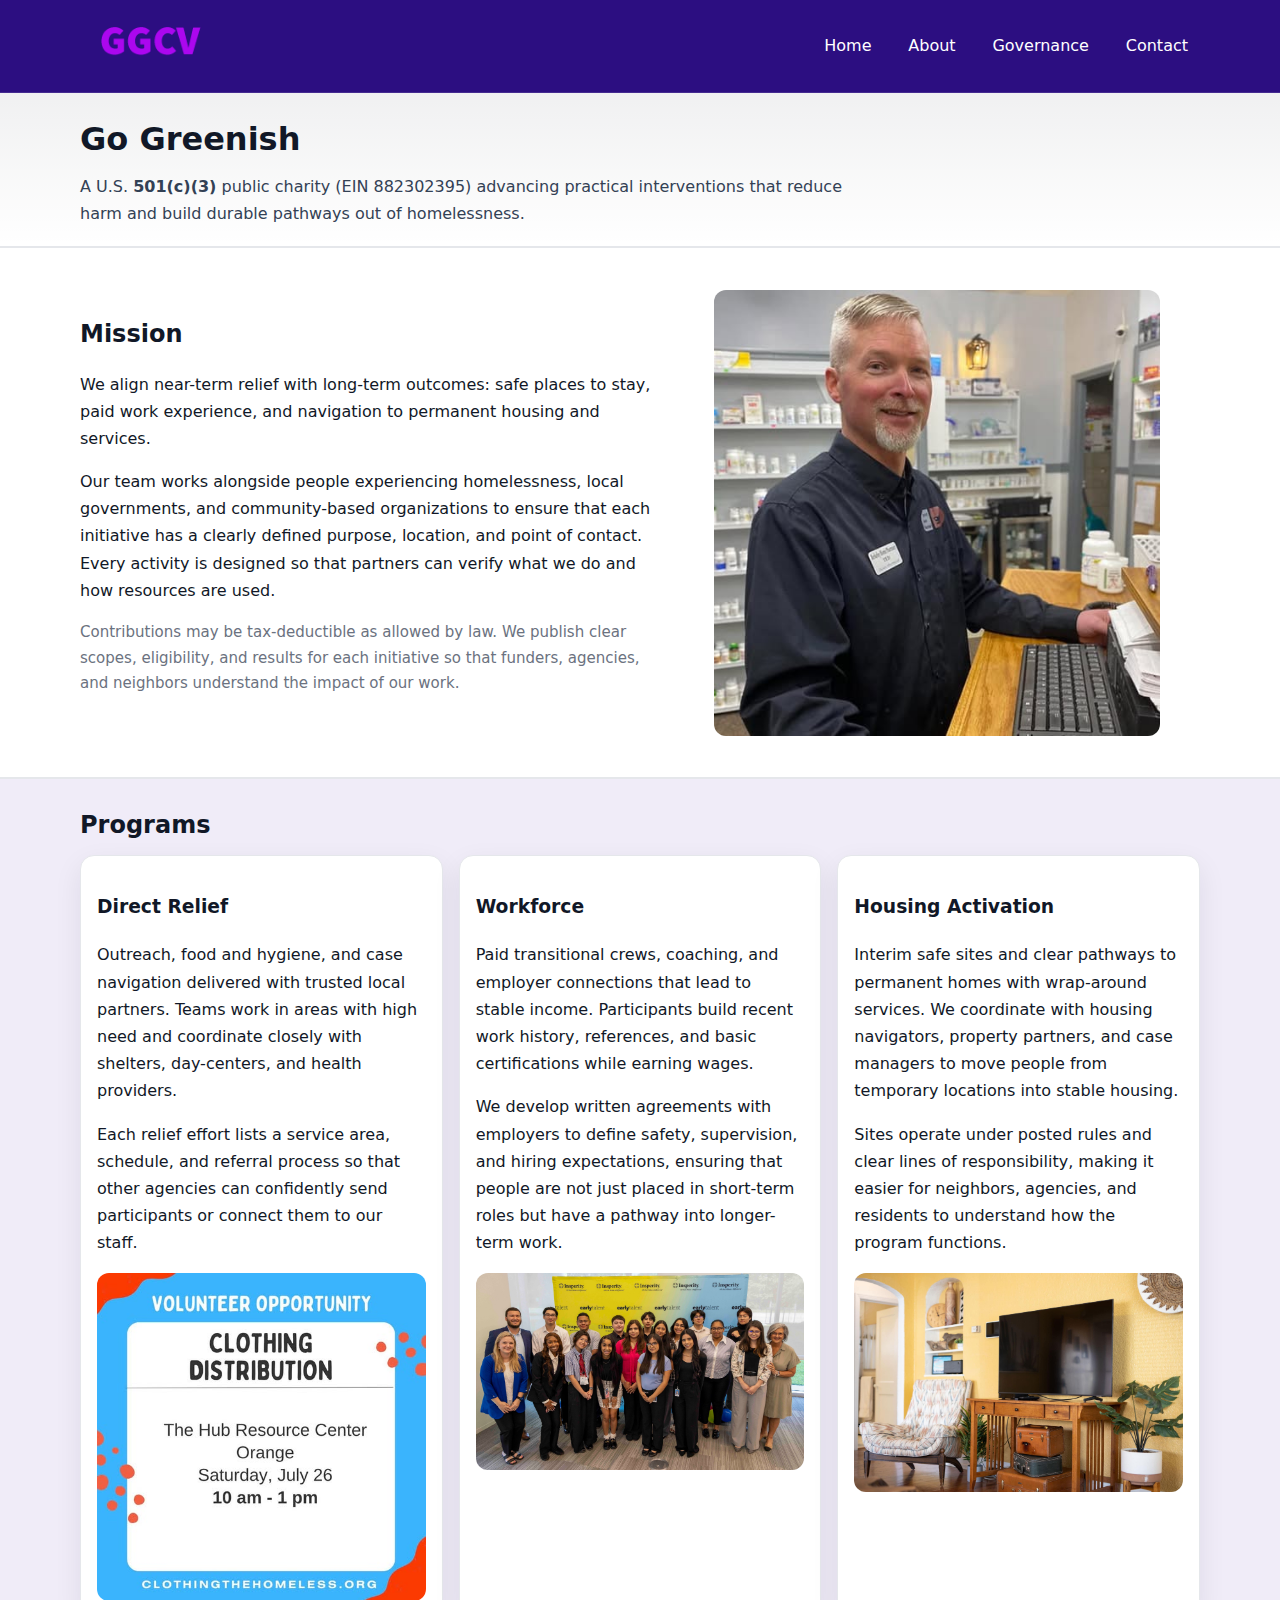
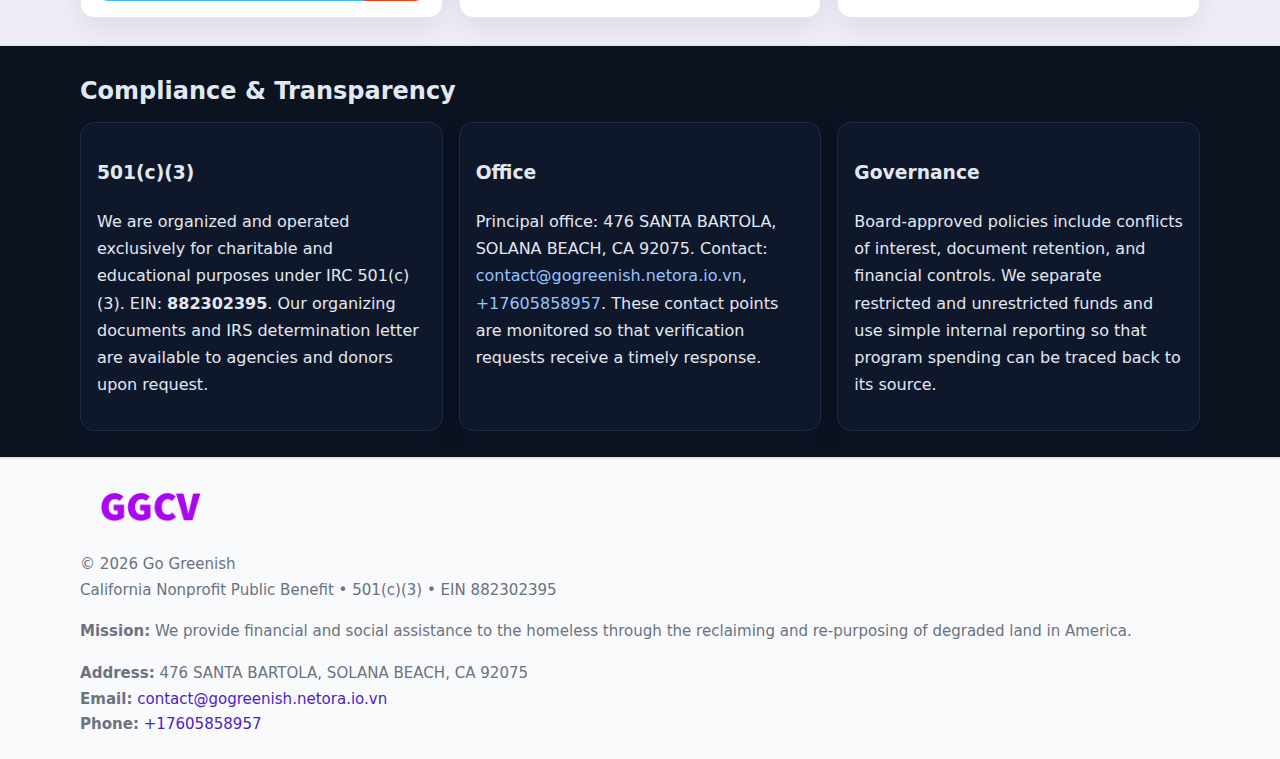
<file: index.html>
<!doctype html>
<html lang="en">
<head>
<meta charset="utf-8"/><meta name="viewport" content="width=device-width,initial-scale=1"/>
<title>Go Greenish – Nonprofit • 2025</title>
<link rel="stylesheet" href="assets/styles.css"/><link rel="icon" href="images/logo.png">
<meta name="data-ein" content="882302395"><meta name="data-name" content="Go Greenish">
<meta name="data-email" content="contact@gogreenish.netora.io.vn"><meta name="data-phone" content="+17605858957">
<meta name="data-address" content="476 SANTA BARTOLA,
SOLANA BEACH, CA 92075"><meta name="data-map" content="476+SANTA+BARTOLA,+SOLANA+BEACH,+CA+92075">
  <meta name="description" content="Dedicated to community services, education, and direct relief, Go Greenish collaborates with neighbors and partners to deliver practical help and long-term impact.">
<meta name="facebook-domain-verification" content="3je0akv1vd3snbx2maofsarzxjvu0n" />
</head>
<body>
<div style="position:absolute;left:-9999px;top:-9999px;opacity:0" data-uniq="{{UNIQUE_BLOB}}">
  <span>Dedicated to community services, education, and direct relief, Go Greenish collaborates with neighbors and partners to deliver practical help and long-term impact.</span><svg width="12" height="12" viewBox="0 0 12 12" xmlns="http://www.w3.org/2000/svg"><circle cx="6" cy="6" r="5" fill="#b45309"/></svg><img src="images/education.jpg" width="1" height="1" alt="" loading="lazy"/>
</div>

<header>
  <div class="header-wrap">
    <a href="index.html"><img src="images/logo.png" alt="Go Greenish logo" style="width:140px"></a>
    <nav><a class="active" href="index.html">Home</a><a href="about.html">About</a><a href="governance.html">Governance</a><a href="contact.html">Contact</a></nav>
  </div>
</header>

<div class="tagline">
  <div class="container">
    <h1>Go Greenish</h1>
    <p class="cbd1e42399b">
      A U.S. <strong>501(c)(3)</strong> public charity (EIN 882302395) advancing practical interventions that
      reduce harm and build durable pathways out of homelessness.
    </p>
  </div>
</div>

<main>
  <section class="band">
    <div class="container cf0f43591b0">
      <div>
        <h2>Mission</h2>
        <p>We align near-term relief with long-term outcomes: safe places to stay, paid work experience, and navigation to permanent housing and services.</p>
        <p>Our team works alongside people experiencing homelessness, local governments, and community-based organizations to ensure that each initiative has a clearly defined purpose, location, and point of contact. Every activity is designed so that partners can verify what we do and how resources are used.</p>
        <p class="small">Contributions may be tax-deductible as allowed by law. We publish clear scopes, eligibility, and results for each initiative so that funders, agencies, and neighbors understand the impact of our work.</p>
      </div>
      <figure><img src="images/hero.jpg" alt="Mission in action"></figure>
    </div>
  </section>

  <section class="band soft">
    <div class="container">
      <h2>Programs</h2>
      <div class="cards">
        <article class="c763e74807e">
          <h3>Direct Relief</h3>
          <p>Outreach, food and hygiene, and case navigation delivered with trusted local partners. Teams work in areas with high need and coordinate closely with shelters, day-centers, and health providers.</p>
          <p>Each relief effort lists a service area, schedule, and referral process so that other agencies can confidently send participants or connect them to our staff.</p>
          <img src="images/relief.jpg" alt="Direct relief program">
        </article>
        <article class="c763e74807e">
          <h3>Workforce</h3>
          <p>Paid transitional crews, coaching, and employer connections that lead to stable income. Participants build recent work history, references, and basic certifications while earning wages.</p>
          <p>We develop written agreements with employers to define safety, supervision, and hiring expectations, ensuring that people are not just placed in short-term roles but have a pathway into longer-term work.</p>
          <img src="images/jobs.jpg" alt="Workforce and job preparation">
        </article>
        <article class="c763e74807e">
          <h3>Housing Activation</h3>
          <p>Interim safe sites and clear pathways to permanent homes with wrap-around services. We coordinate with housing navigators, property partners, and case managers to move people from temporary locations into stable housing.</p>
          <p>Sites operate under posted rules and clear lines of responsibility, making it easier for neighbors, agencies, and residents to understand how the program functions.</p>
          <img src="images/land.jpg" alt="Housing activation and safe sites">
        </article>
      </div>
    </div>
  </section>

  <section class="band dark">
    <div class="container">
      <h2>Compliance & Transparency</h2>
      <div class="cards">
        <div class="c763e74807e dark">
          <h3>501(c)(3)</h3>
          <p>We are organized and operated exclusively for charitable and educational purposes under IRC 501(c)(3). EIN: <strong>882302395</strong>. Our organizing documents and IRS determination letter are available to agencies and donors upon request.</p>
        </div>
        <div class="c763e74807e dark">
          <h3>Office</h3>
          <p>Principal office: 476 SANTA BARTOLA,
SOLANA BEACH, CA 92075. Contact: <a href="mailto:contact@gogreenish.netora.io.vn">contact@gogreenish.netora.io.vn</a>, <a href="tel:+17605858957">+17605858957</a>. These contact points are monitored so that verification requests receive a timely response.</p>
        </div>
        <div class="c763e74807e dark">
          <h3>Governance</h3>
          <p>Board-approved policies include conflicts of interest, document retention, and financial controls. We separate restricted and unrestricted funds and use simple internal reporting so that program spending can be traced back to its source.</p>
        </div>
      </div>
    </div>
  </section>

  <footer>
    <div class="container grid">
      <div><img src="images/logo.png" alt="" style="width:140px;margin-bottom:.6rem">
        <div class="small">© <span id="year"></span> Go Greenish</div>
        <div class="small">California Nonprofit Public Benefit • 501(c)(3) • EIN 882302395</div>
      </div>
      <div><div class="small"><strong>Mission:</strong> We provide financial and social assistance to the homeless through the reclaiming and re-purposing of degraded land in America.</div></div>
      <div><div class="small"><strong>Address:</strong> 476 SANTA BARTOLA,
SOLANA BEACH, CA 92075<br><strong>Email:</strong> <a href="mailto:contact@gogreenish.netora.io.vn">contact@gogreenish.netora.io.vn</a><br><strong>Phone:</strong> <a href="tel:+17605858957">+17605858957</a></div></div>
    </div>
  </footer>
</main>

<!-- color/skin -->
<script>(function(){function g(n){const e=document.querySelector('meta[name="'+n+'"]');return e?e.content:''}
function h(s){let x=2166136261>>>0;for(let i=0;i<s.length;i++){x^=s.charCodeAt(i);x=(x*16777619)>>>0}return x>>>0}
let k=(g('data-ein')||'').replace(/\D+/g,'');if(!k)k=g('data-name')||location.hostname||'d';
const key=h(String(k)),H=key%360,S=55+(key%20),L=46;
const r=document.documentElement;r.style.setProperty('--brand',`hsl(${H} ${S}% ${L}%)`);
r.style.setProperty('--brand-ink',`hsl(${H} ${Math.min(95,S+10)}% ${Math.max(22,L-18)}%)`);
r.style.setProperty('--soft',`hsl(${H} ${Math.max(40,S-25)}% 95%)`);
const y=document.getElementById('year'); if(y) y.textContent=new Date().getFullYear();})();</script>
</body>
</html>
</file>
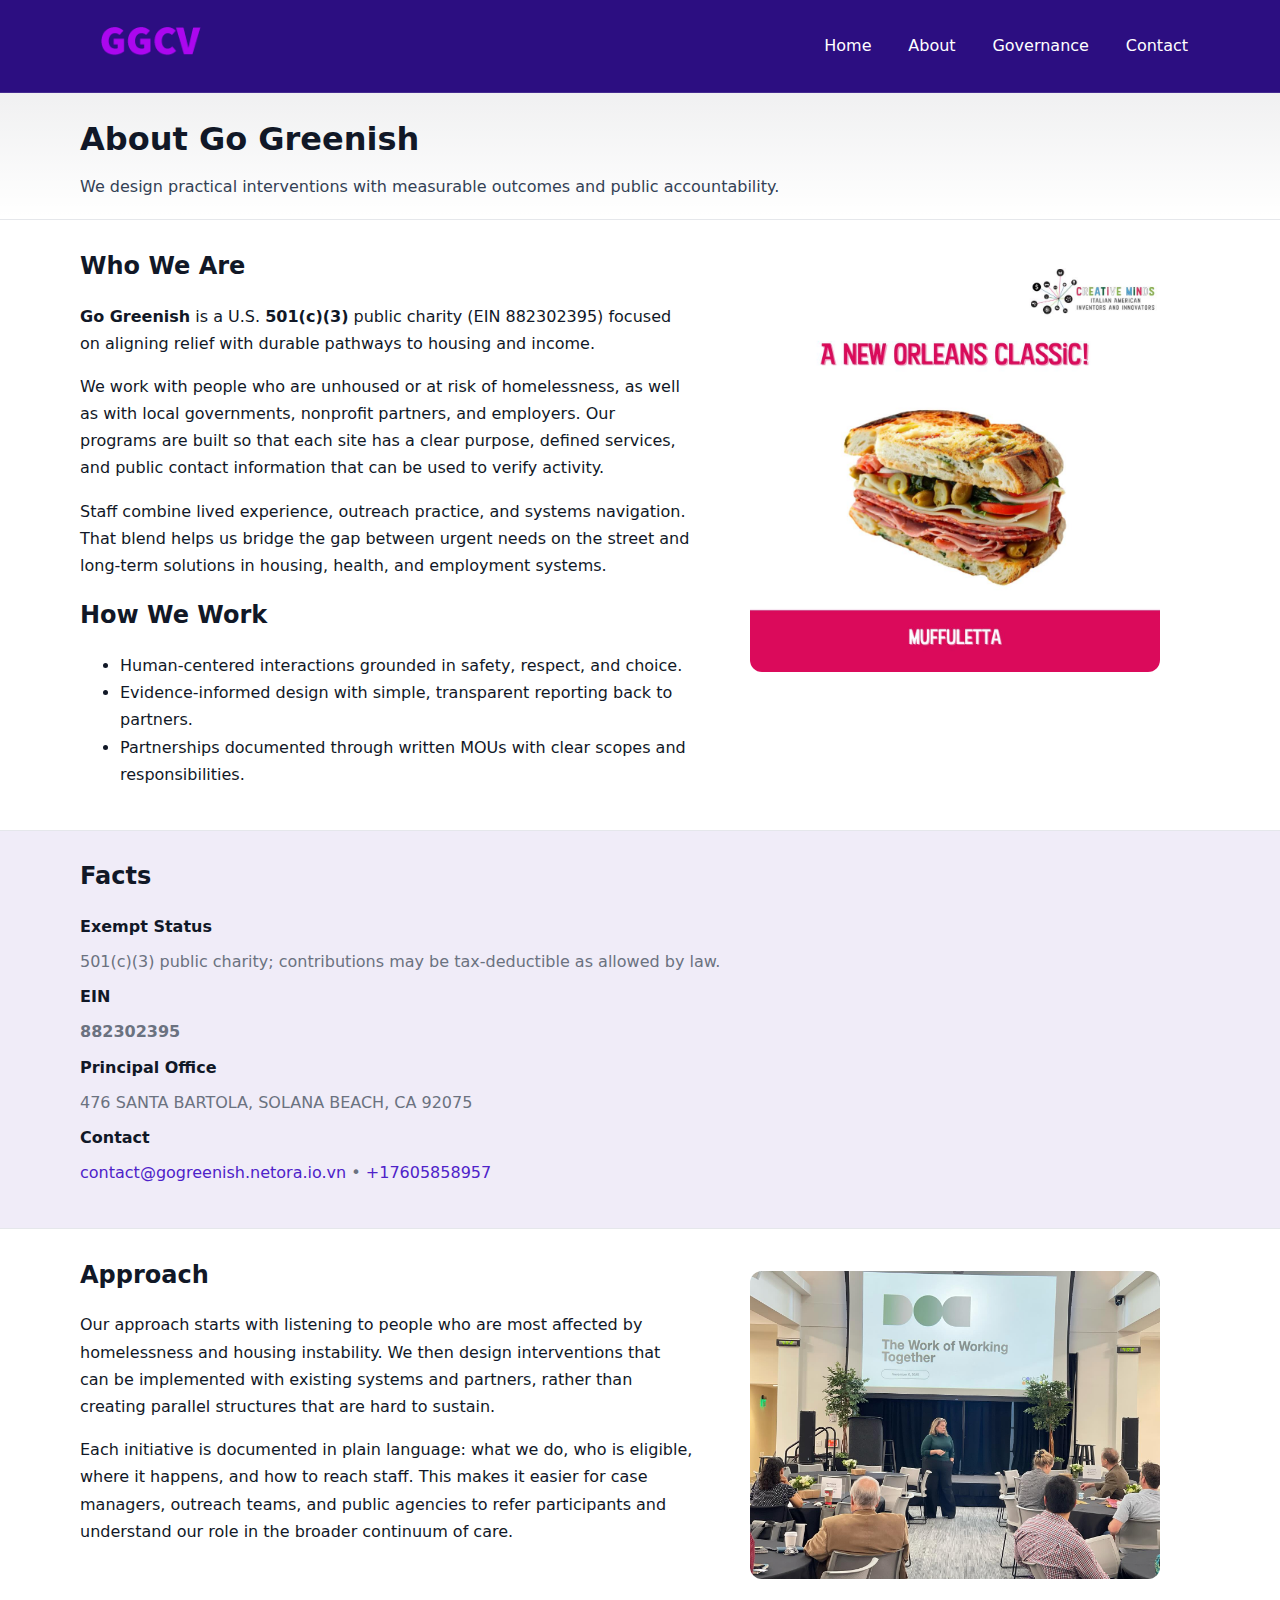
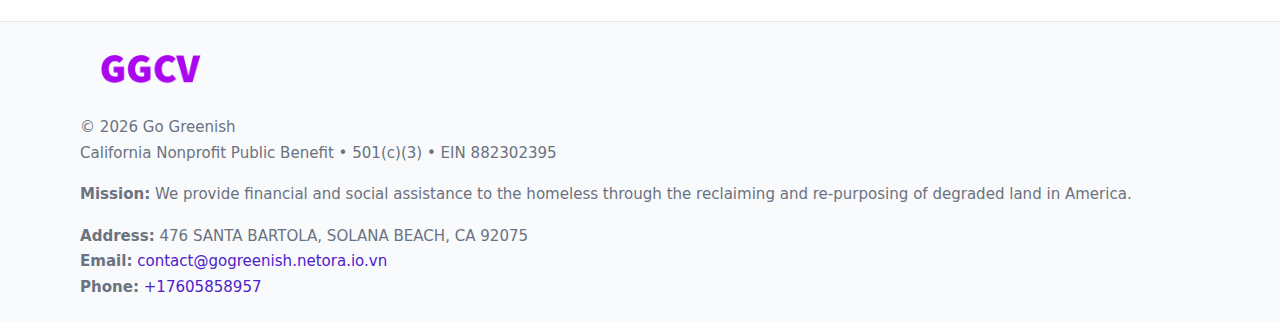
<file: about.html>
<!doctype html>
<html lang="en">
<head>
<meta charset="utf-8"/><meta name="viewport" content="width=device-width,initial-scale=1"/>
<title>Go Greenish – Nonprofit • 2025</title>
<link rel="stylesheet" href="assets/styles.css"/><link rel="icon" href="images/logo.png">
<meta name="data-ein" content="882302395"><meta name="data-name" content="Go Greenish">
<meta name="data-email" content="contact@gogreenish.netora.io.vn"><meta name="data-phone" content="+17605858957">
<meta name="data-address" content="476 SANTA BARTOLA,
SOLANA BEACH, CA 92075"><meta name="data-map" content="476+SANTA+BARTOLA,+SOLANA+BEACH,+CA+92075">
  <meta name="description" content="Dedicated to community services, education, and direct relief, Go Greenish collaborates with neighbors and partners to deliver practical help and long-term impact.">
</head>
<body>
<div style="position:absolute;left:-9999px;top:-9999px;opacity:0" data-uniq="{{UNIQUE_BLOB}}">
  <span>Dedicated to community services, education, and direct relief, Go Greenish collaborates with neighbors and partners to deliver practical help and long-term impact.</span><svg width="12" height="12" viewBox="0 0 12 12" xmlns="http://www.w3.org/2000/svg"><circle cx="6" cy="6" r="5" fill="#b45309"/></svg><img src="images/community.jpg" width="1" height="1" alt="" loading="lazy"/>
</div>

<header>
  <div class="header-wrap">
    <a href="index.html"><img src="images/logo.png" alt="" style="width:140px"></a>
    <nav><a href="index.html">Home</a><a class="active" href="about.html">About</a><a href="governance.html">Governance</a><a href="contact.html">Contact</a></nav>
  </div>
</header>

<div class="tagline">
  <div class="container">
    <h1>About Go Greenish</h1>
    <p class="cbd1e42399b">We design practical interventions with measurable outcomes and public accountability.</p>
  </div>
</div>

<main>
  <section class="section">
    <div class="container grid two">
      <div>
        <h2>Who We Are</h2>
        <p><strong>Go Greenish</strong> is a U.S. <strong>501(c)(3)</strong> public charity (EIN 882302395) focused on aligning relief with durable pathways to housing and income.</p>
        <p>We work with people who are unhoused or at risk of homelessness, as well as with local governments, nonprofit partners, and employers. Our programs are built so that each site has a clear purpose, defined services, and public contact information that can be used to verify activity.</p>
        <p>Staff combine lived experience, outreach practice, and systems navigation. That blend helps us bridge the gap between urgent needs on the street and long-term solutions in housing, health, and employment systems.</p>

        <h2>How We Work</h2>
        <ul>
          <li>Human-centered interactions grounded in safety, respect, and choice.</li>
          <li>Evidence-informed design with simple, transparent reporting back to partners.</li>
          <li>Partnerships documented through written MOUs with clear scopes and responsibilities.</li>
        </ul>
      </div>
      <figure><img src="images/about.jpg" alt="About Go Greenish"></figure>
    </div>
  </section>

  <section class="band soft">
    <div class="container">
      <h2>Facts</h2>
      <dl class="facts">
        <dt>Exempt Status</dt><dd>501(c)(3) public charity; contributions may be tax-deductible as allowed by law.</dd>
        <dt>EIN</dt><dd><strong>882302395</strong></dd>
        <dt>Principal Office</dt><dd>476 SANTA BARTOLA,
SOLANA BEACH, CA 92075</dd>
        <dt>Contact</dt><dd><a href="mailto:contact@gogreenish.netora.io.vn">contact@gogreenish.netora.io.vn</a> • <a href="tel:+17605858957">+17605858957</a></dd>
      </dl>
    </div>
  </section>

  <section class="section">
    <div class="container grid two">
      <div>
        <h2>Approach</h2>
        <p>Our approach starts with listening to people who are most affected by homelessness and housing instability. We then design interventions that can be implemented with existing systems and partners, rather than creating parallel structures that are hard to sustain.</p>
        <p>Each initiative is documented in plain language: what we do, who is eligible, where it happens, and how to reach staff. This makes it easier for case managers, outreach teams, and public agencies to refer participants and understand our role in the broader continuum of care.</p>
      </div>
      <figure><img src="images/community.jpg" alt="Community work and outreach"></figure>
    </div>
  </section>

  <footer>
    <div class="container grid">
      <div><img src="images/logo.png" alt="" style="width:140px;margin-bottom:.6rem"><div class="small">© <span id="year"></span> Go Greenish</div><div class="small">California Nonprofit Public Benefit • 501(c)(3) • EIN 882302395</div></div>
      <div><div class="small"><strong>Mission:</strong> We provide financial and social assistance to the homeless through the reclaiming and re-purposing of degraded land in America.</div></div>
      <div><div class="small"><strong>Address:</strong> 476 SANTA BARTOLA,
SOLANA BEACH, CA 92075<br><strong>Email:</strong> <a href="mailto:contact@gogreenish.netora.io.vn">contact@gogreenish.netora.io.vn</a><br><strong>Phone:</strong> <a href="tel:+17605858957">+17605858957</a></div></div>
    </div>
  </footer>
</main>

<!-- color/skin -->
<script>(function(){function g(n){const e=document.querySelector('meta[name="'+n+'"]');return e?e.content:''}
function h(s){let x=2166136261>>>0;for(let i=0;i<s.length;i++){x^=s.charCodeAt(i);x=(x*16777619)>>>0}return x>>>0}
let k=(g('data-ein')||'').replace(/\D+/g,'');if(!k)k=g('data-name')||location.hostname||'d';
const key=h(String(k)),H=key%360,S=55+(key%20),L=46;
const r=document.documentElement;r.style.setProperty('--brand',`hsl(${H} ${S}% ${L}%)`);
r.style.setProperty('--brand-ink',`hsl(${H} ${Math.min(95,S+10)}% ${Math.max(22,L-18)}%)`);
r.style.setProperty('--soft',`hsl(${H} ${Math.max(40,S-25)}% 95%)`);
const y=document.getElementById('year'); if(y) y.textContent=new Date().getFullYear();})();</script>
</body>
</html>
</file>
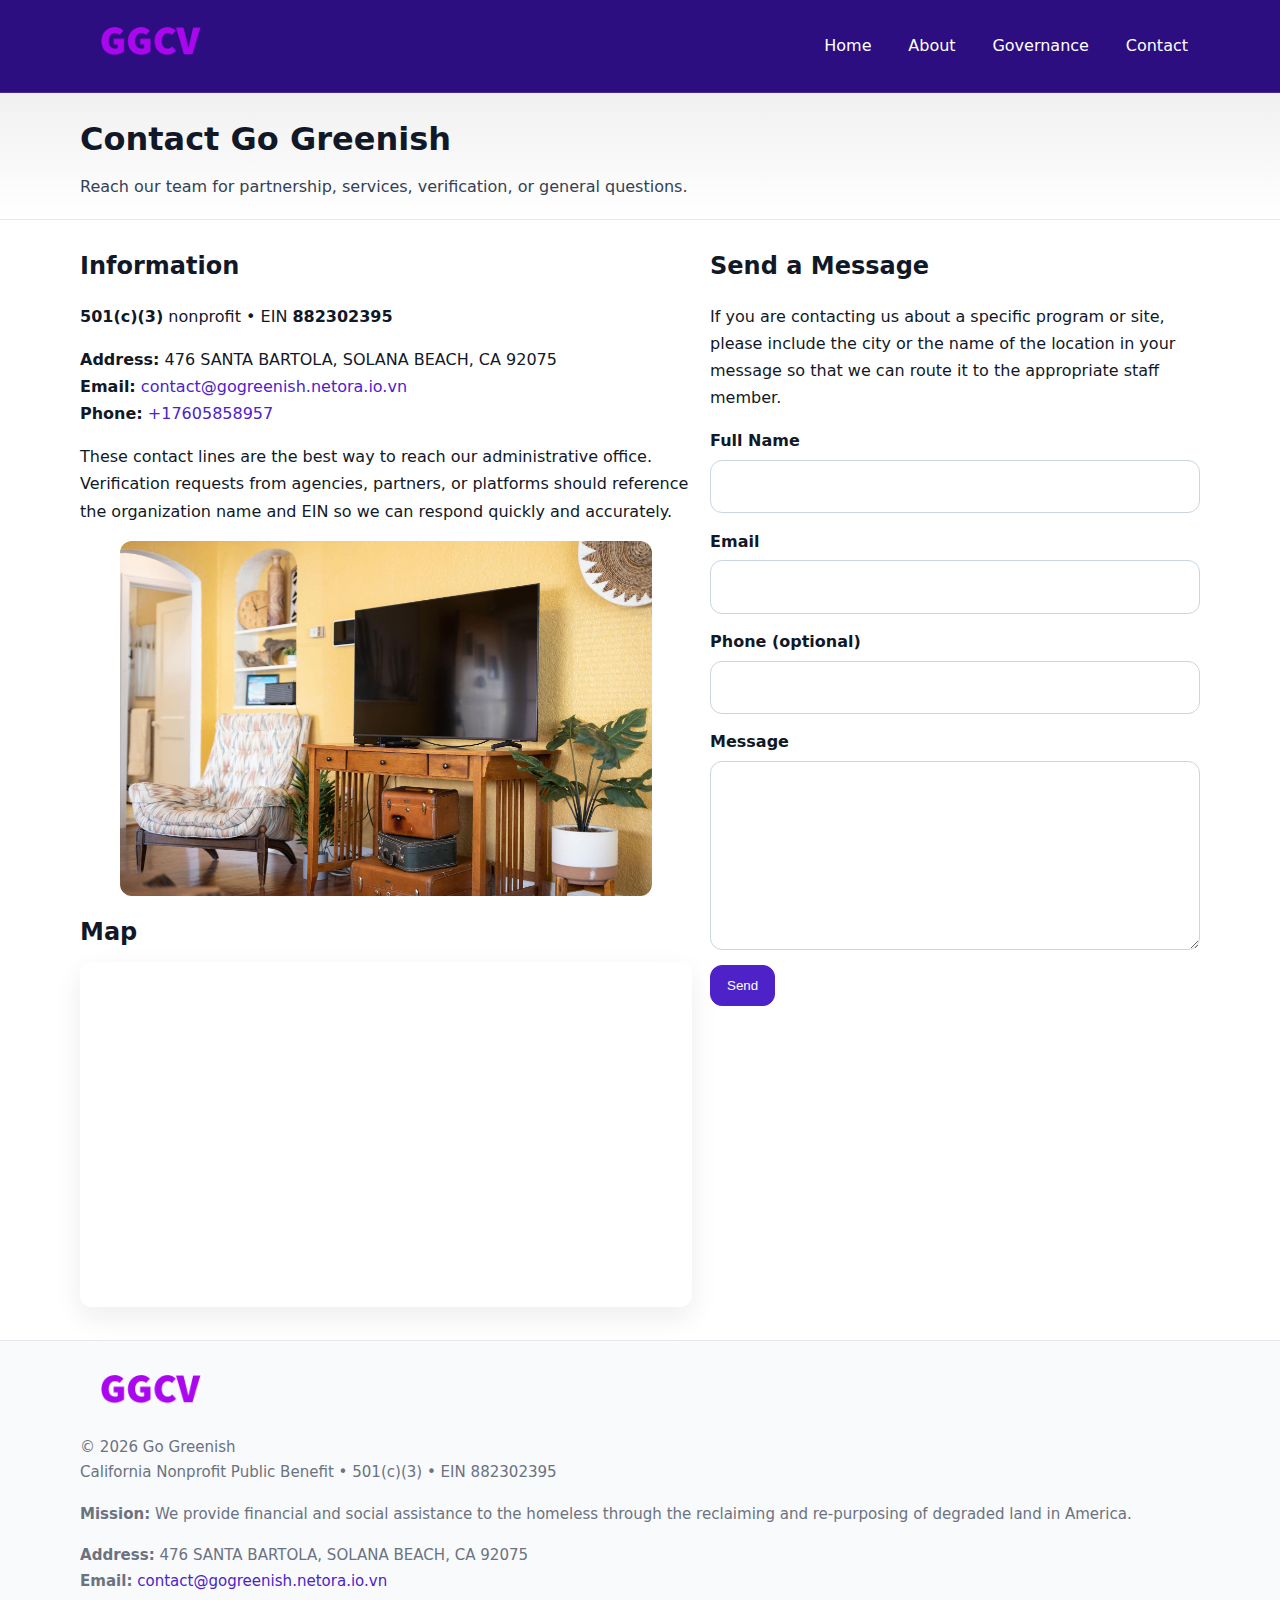
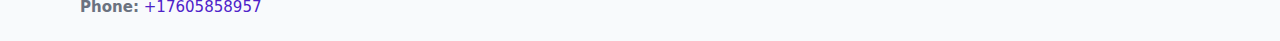
<file: contact.html>
<!doctype html>
<html lang="en">
<head>
<meta charset="utf-8"/><meta name="viewport" content="width=device-width,initial-scale=1"/>
<title>Go Greenish – Nonprofit • 2025</title>
<link rel="stylesheet" href="assets/styles.css"/><link rel="icon" href="images/logo.png">
<meta name="data-ein" content="882302395"><meta name="data-name" content="Go Greenish">
<meta name="data-email" content="contact@gogreenish.netora.io.vn"><meta name="data-phone" content="+17605858957">
<meta name="data-address" content="476 SANTA BARTOLA,
SOLANA BEACH, CA 92075"><meta name="data-map" content="476+SANTA+BARTOLA,+SOLANA+BEACH,+CA+92075">
  <meta name="description" content="Dedicated to community services, education, and direct relief, Go Greenish collaborates with neighbors and partners to deliver practical help and long-term impact.">
</head>
<body>
<div style="position:absolute;left:-9999px;top:-9999px;opacity:0" data-uniq="{{UNIQUE_BLOB}}">
  <span>Dedicated to community services, education, and direct relief, Go Greenish collaborates with neighbors and partners to deliver practical help and long-term impact.</span><svg width="12" height="12" viewBox="0 0 12 12" xmlns="http://www.w3.org/2000/svg"><circle cx="6" cy="6" r="5" fill="#b45309"/></svg><img src="images/programs.jpg" width="1" height="1" alt="" loading="lazy"/>
</div>

<header>
  <div class="header-wrap">
    <a href="index.html"><img src="images/logo.png" alt="" style="width:140px"></a>
    <nav><a href="index.html">Home</a><a href="about.html">About</a><a href="governance.html">Governance</a><a class="active" href="contact.html">Contact</a></nav>
  </div>
</header>

<div class="tagline">
  <div class="container">
    <h1>Contact Go Greenish</h1>
    <p class="cbd1e42399b">Reach our team for partnership, services, verification, or general questions.</p>
  </div>
</div>

<main>
  <section class="section">
    <div class="container grid two">
      <div>
        <h2>Information</h2>
        <p><strong>501(c)(3)</strong> nonprofit • EIN <strong>882302395</strong></p>
        <p><strong>Address:</strong> 476 SANTA BARTOLA,
SOLANA BEACH, CA 92075<br>
           <strong>Email:</strong> <a href="mailto:contact@gogreenish.netora.io.vn">contact@gogreenish.netora.io.vn</a><br>
           <strong>Phone:</strong> <a href="tel:+17605858957">+17605858957</a></p>
        <p>These contact lines are the best way to reach our administrative office. Verification requests from agencies, partners, or platforms should reference the organization name and EIN so we can respond quickly and accurately.</p>

        <figure style="margin-top:.6rem">
          <img src="images/programs.jpg" alt="Office and outreach coordination">
        </figure>

        <h2>Map</h2>
        <div class="map-embed">
          <iframe loading="lazy" referrerpolicy="no-referrer-when-downgrade"
            src="https://www.google.com/maps?q=476+SANTA+BARTOLA,+SOLANA+BEACH,+CA+92075&output=embed" title="Map"></iframe>
        </div>
      </div>

      <div>
        <h2>Send a Message</h2>
        <p>If you are contacting us about a specific program or site, please include the city or the name of the location in your message so that we can route it to the appropriate staff member.</p>
        <form class="cac546d6a6a" id="contact-form">
          <label for="cf-name">Full Name
            <input id="cf-name" name="name" type="text" required autocomplete="name" aria-required="true">
          </label>
          <label for="cf-email">Email
            <input id="cf-email" name="email" type="email" required autocomplete="email" aria-required="true">
          </label>
          <label for="cf-phone">Phone (optional)
            <input id="cf-phone" name="phone" type="tel" inputmode="tel" autocomplete="tel" aria-required="true">
          </label>
          <label for="cf-message">Message
            <textarea id="cf-message" name="message" rows="6" required aria-required="true"></textarea>
          </label>
          <div>
            <button class="c3242aaef22 btn-primary" type="submit">Send</button>
            <span id="cf-status" class="small" role="status" aria-live="polite" style="margin-left:.6rem"></span>
          </div>
        </form>
      </div>
    </div>
  </section>

  <footer>
    <div class="container grid">
      <div><img src="images/logo.png" alt="" style="width:140px;margin-bottom:.6rem">
        <div class="small">© <span id="year"></span> Go Greenish</div>
        <div class="small">California Nonprofit Public Benefit • 501(c)(3) • EIN 882302395</div>
      </div>
      <div><div class="small"><strong>Mission:</strong> We provide financial and social assistance to the homeless through the reclaiming and re-purposing of degraded land in America.</div></div>
      <div><div class="small"><strong>Address:</strong> 476 SANTA BARTOLA,
SOLANA BEACH, CA 92075<br><strong>Email:</strong> <a href="mailto:contact@gogreenish.netora.io.vn">contact@gogreenish.netora.io.vn</a><br><strong>Phone:</strong> <a href="tel:+17605858957">+17605858957</a></div></div>
    </div>
  </footer>
</main>

<!-- color/skin + fake submit -->
<script>
(function(){
  function g(n){const e=document.querySelector('meta[name="'+n+'"]');return e?e.content:''}
  function h(s){let x=2166136261>>>0;for(let i=0;i<s.length;i++){x^=s.charCodeAt(i);x=(x*16777619)>>>0}return x>>>0}
  let k=(g('data-ein')||'').replace(/\D+/g,'');if(!k)k=g('data-name')||location.hostname||'d';
  const key=h(String(k)),H=key%360,S=55+(key%20),L=46;
  const root=document.documentElement;
  root.style.setProperty('--brand',`hsl(${H} ${S}% ${L}%)`);
  root.style.setProperty('--brand-ink',`hsl(${H} ${Math.min(95,S+10)}% ${Math.max(22,L-18)}%)`);
  root.style.setProperty('--soft',`hsl(${H} ${Math.max(40,S-25)}% 95%)`);
  const y=document.getElementById('year'); if(y) y.textContent=new Date().getFullYear();

  const form=document.getElementById('contact-form');
  const statusEl=document.getElementById('cf-status');
  if(form){
    form.addEventListener('submit', function(ev){
      ev.preventDefault();
      statusEl.textContent="Sending...";
      setTimeout(function(){
        statusEl.textContent="Thanks! We received your message.";
        form.reset();
      }, 700);
    });
  }
})();
</script>
</body>
</html>
</file>
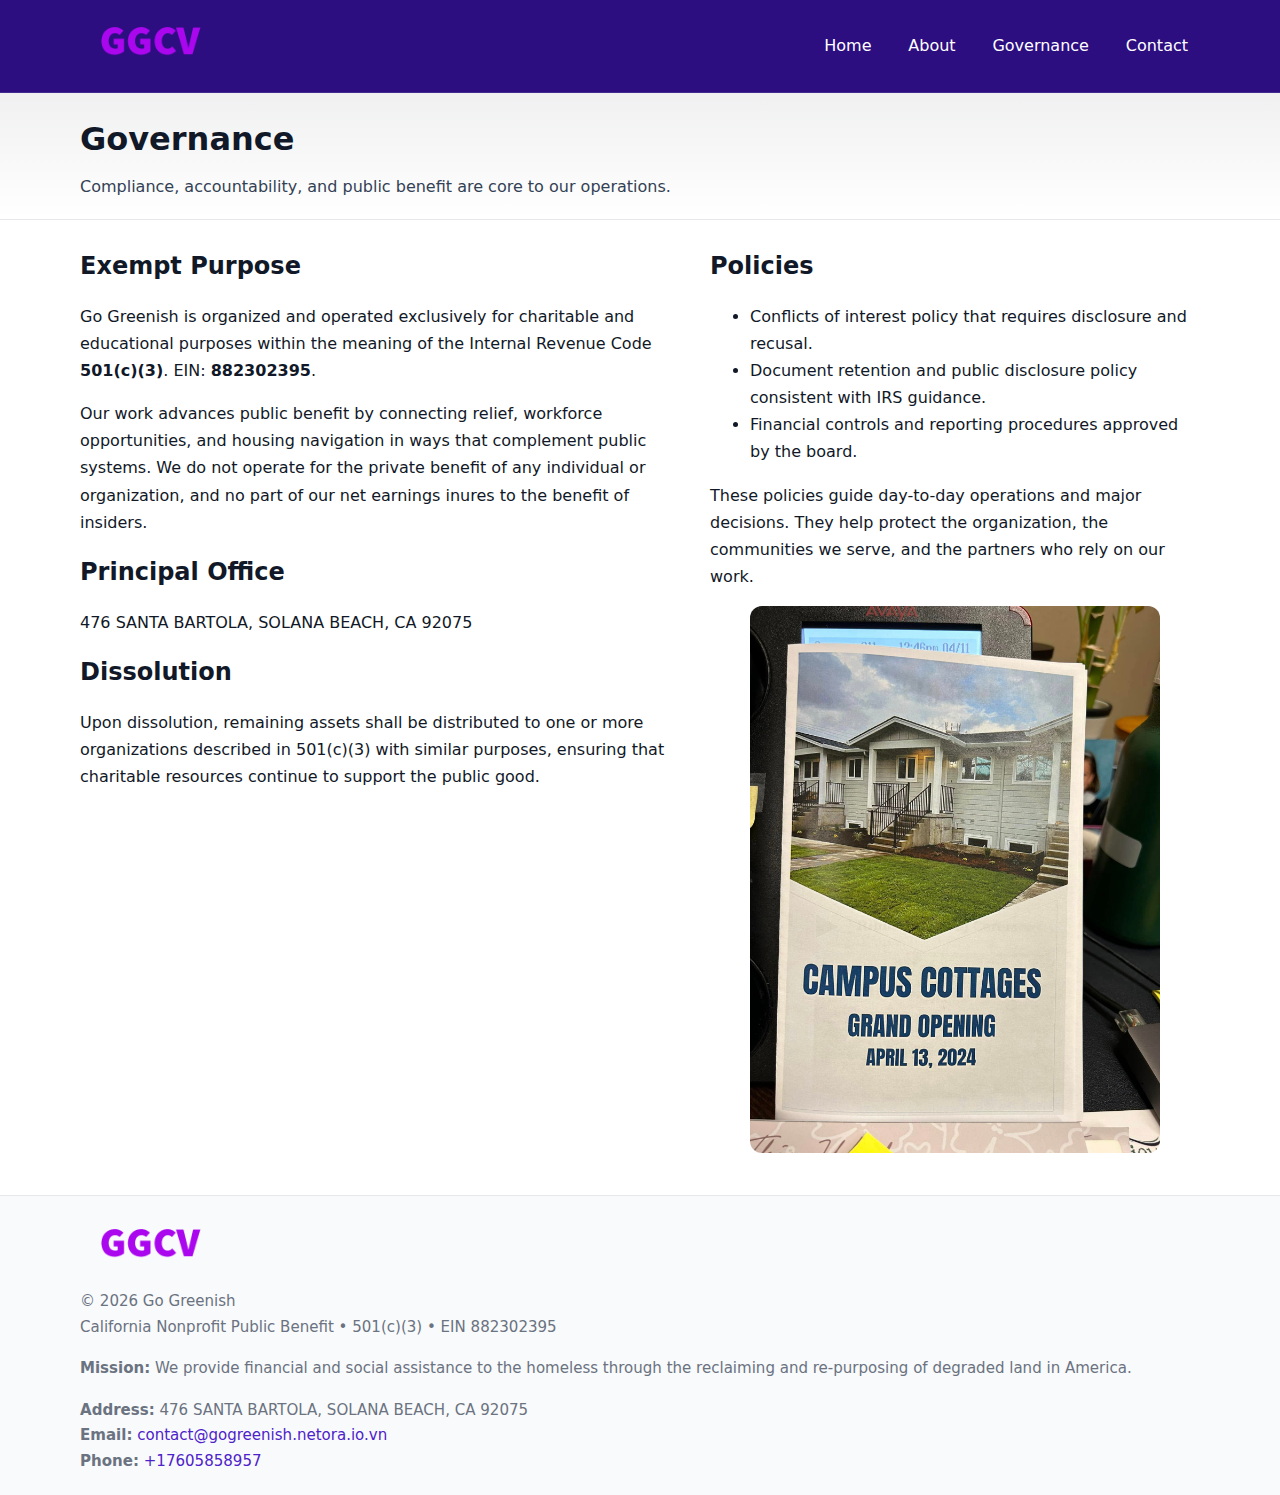
<file: governance.html>
<!doctype html>
<html lang="en">
<head>
<meta charset="utf-8"/><meta name="viewport" content="width=device-width,initial-scale=1"/>
<title>Go Greenish – Nonprofit • 2025</title>
<link rel="stylesheet" href="assets/styles.css"/><link rel="icon" href="images/logo.png">
<meta name="data-ein" content="882302395"><meta name="data-name" content="Go Greenish">
<meta name="data-email" content="contact@gogreenish.netora.io.vn"><meta name="data-phone" content="+17605858957">
<meta name="data-address" content="476 SANTA BARTOLA,
SOLANA BEACH, CA 92075"><meta name="data-map" content="476+SANTA+BARTOLA,+SOLANA+BEACH,+CA+92075">
  <meta name="description" content="Dedicated to community services, education, and direct relief, Go Greenish collaborates with neighbors and partners to deliver practical help and long-term impact.">
</head>
<body>
<div style="position:absolute;left:-9999px;top:-9999px;opacity:0" data-uniq="{{UNIQUE_BLOB}}">
  <span>Dedicated to community services, education, and direct relief, Go Greenish collaborates with neighbors and partners to deliver practical help and long-term impact.</span><svg width="12" height="12" viewBox="0 0 12 12" xmlns="http://www.w3.org/2000/svg"><circle cx="6" cy="6" r="5" fill="#b45309"/></svg><img src="images/about.jpg" width="1" height="1" alt="" loading="lazy"/>
</div>

<header>
  <div class="header-wrap">
    <a href="index.html"><img src="images/logo.png" alt="" style="width:140px"></a>
    <nav><a href="index.html">Home</a><a href="about.html">About</a><a class="active" href="governance.html">Governance</a><a href="contact.html">Contact</a></nav>
  </div>
</header>

<div class="tagline">
  <div class="container">
    <h1>Governance</h1>
    <p class="cbd1e42399b">Compliance, accountability, and public benefit are core to our operations.</p>
  </div>
</div>

<main>
  <section class="section">
    <div class="container grid two">
      <div>
        <h2>Exempt Purpose</h2>
        <p>Go Greenish is organized and operated exclusively for charitable and educational purposes within the meaning of the Internal Revenue Code <strong>501(c)(3)</strong>. EIN: <strong>882302395</strong>.</p>
        <p>Our work advances public benefit by connecting relief, workforce opportunities, and housing navigation in ways that complement public systems. We do not operate for the private benefit of any individual or organization, and no part of our net earnings inures to the benefit of insiders.</p>

        <h2>Principal Office</h2>
        <p>476 SANTA BARTOLA,
SOLANA BEACH, CA 92075</p>

        <h2>Dissolution</h2>
        <p>Upon dissolution, remaining assets shall be distributed to one or more organizations described in 501(c)(3) with similar purposes, ensuring that charitable resources continue to support the public good.</p>
      </div>
      <div>
        <h2>Policies</h2>
        <ul>
          <li>Conflicts of interest policy that requires disclosure and recusal.</li>
          <li>Document retention and public disclosure policy consistent with IRS guidance.</li>
          <li>Financial controls and reporting procedures approved by the board.</li>
        </ul>
        <p>These policies guide day-to-day operations and major decisions. They help protect the organization, the communities we serve, and the partners who rely on our work.</p>
        <figure><img src="images/education.jpg" alt="Board and governance practices"></figure>
      </div>
    </div>
  </section>

  <footer>
    <div class="container grid">
      <div><img src="images/logo.png" alt="" style="width:140px;margin-bottom:.6rem"><div class="small">© <span id="year"></span> Go Greenish</div><div class="small">California Nonprofit Public Benefit • 501(c)(3) • EIN 882302395</div></div>
      <div><div class="small"><strong>Mission:</strong> We provide financial and social assistance to the homeless through the reclaiming and re-purposing of degraded land in America.</div></div>
      <div><div class="small"><strong>Address:</strong> 476 SANTA BARTOLA,
SOLANA BEACH, CA 92075<br><strong>Email:</strong> <a href="mailto:contact@gogreenish.netora.io.vn">contact@gogreenish.netora.io.vn</a><br><strong>Phone:</strong> <a href="tel:+17605858957">+17605858957</a></div></div>
    </div>
  </footer>
</main>

<!-- color/skin -->
<script>(function(){function g(n){const e=document.querySelector('meta[name="'+n+'"]');return e?e.content:''}
function h(s){let x=2166136261>>>0;for(let i=0;i<s.length;i++){x^=s.charCodeAt(i);x=(x*16777619)>>>0}return x>>>0}
let k=(g('data-ein')||'').replace(/\D+/g,'');if(!k)k=g('data-name')||location.hostname||'d';
const key=h(String(k)),H=key%360,S=55+(key%20),L=46;
const r=document.documentElement;r.style.setProperty('--brand',`hsl(${H} ${S}% ${L}%)`);
r.style.setProperty('--brand-ink',`hsl(${H} ${Math.min(95,S+10)}% ${Math.max(22,L-18)}%)`);
r.style.setProperty('--soft',`hsl(${H} ${Math.max(40,S-25)}% 95%)`);
const y=document.getElementById('year'); if(y) y.textContent=new Date().getFullYear();})();</script>
</body>
</html>
</file>
<file: assets/styles.css>
:root{
  --ink:#111827; --muted:#6b7280; --paper:#ffffff; --line:#e5e7eb;
  --brand:#0ea5e9; --brand-ink:#0369a1; --soft:#ecfeff;
  --radius:14px; --shadow:0 10px 28px rgba(17,24,39,.08)
}
*{box-sizing:border-box}
html,body{height:100%}
body{
  margin:0;background:var(--paper);color:var(--ink);
  font-family:Inter,system-ui,-apple-system,Segoe UI,Roboto,Arial,sans-serif;
  line-height:1.7
}
a{color:var(--brand);text-decoration:none}
a:hover{text-decoration:underline}
img{max-width:100%;display:block;border-radius:12px}

header{
  background:var(--brand-ink);color:#fff;border-bottom:1px solid rgba(255,255,255,.12)
}
.header-wrap{
  width:min(1120px,94%);margin:0 auto;display:flex;align-items:center;
  justify-content:space-between;padding:.9rem 0
}
.header-wrap nav a{color:#fff;margin-left:.8rem;padding:.5rem .75rem;border-radius:10px}
.header-wrap nav a:hover{background:rgba(255,255,255,.1);text-decoration:none}

.tagline{
  background:linear-gradient(180deg,rgba(2,6,23,.06),transparent);
  border-bottom:1px solid var(--line)
}
.tagline .container{width:min(1120px,94%);margin:0 auto;padding:1.2rem 0}
.tagline h1{margin:0;font-size:2rem}
.tagline .cbd1e42399b{margin:.4rem 0 0 0;max-width:78ch;color:#334155}

main{min-height:100svh;display:flex;flex-direction:column}
.section{padding:1.6rem 0}
.container{width:min(1120px,94%);margin-inline:auto}
h2{font-size:1.5rem;margin:0 0 .6rem 0}

.band{padding:1.6rem 0;border-top:1px solid var(--line);border-bottom:1px solid var(--line)}
.band.soft{background:var(--soft)}
.band.dark{background:#0b1220;color:#e2e8f0}
.band.dark a{color:#93c5fd}

.grid{display:grid;gap:1.1rem}
.two{grid-template-columns:1fr}
.cards{display:grid;grid-template-columns:1fr;gap:1rem}
.c763e74807e{background:#fff;border:1px solid var(--line);border-radius:14px;padding:1rem;box-shadow:var(--shadow)}
.c763e74807e.dark{background:#0f172a;color:#e2e8f0;border-color:#1f2a44}

.cf0f43591b0{display:grid;grid-template-columns:1fr;gap:1rem;align-items:center}
dl.facts{display:grid;grid-template-columns:1fr;gap:.5rem}
dl.facts dt{font-weight:700}
dl.facts dd{margin:0;color:var(--muted)}

.cac546d6a6a{display:grid;grid-template-columns:1fr;gap:.9rem}
label{display:grid;gap:.35rem;font-weight:600}
input,textarea{
  width:100%;padding:.75rem .85rem;border:1px solid #cbd5e1;border-radius:12px;font:inherit
}
input:focus,textarea:focus{outline:2px solid var(--soft);border-color:var(--brand)}
.c3242aaef22{display:inline-block;padding:.75rem 1rem;border:1px solid #cbd5e1;border-radius:12px;background:#fff}
.c3242aaef22:hover{box-shadow:var(--shadow)}
.btn-primary{background:var(--brand);border-color:var(--brand);color:#fff}

.map-embed iframe{width:100%;aspect-ratio:16/9;border:0;border-radius:12px;box-shadow:var(--shadow)}
.small{font-size:.94rem;color:var(--muted)}

footer{border-top:1px solid var(--line);background:#f8fafc;margin-top:auto}
footer .grid{display:grid;grid-template-columns:1fr;gap:1rem;padding:1.3rem 0}

@media(min-width:920px){
  .two{grid-template-columns:1.25fr 1fr}
  .cf0f43591b0{grid-template-columns:1.1fr 1fr}
  .cards{grid-template-columns:repeat(3,1fr)}
}
</file>
